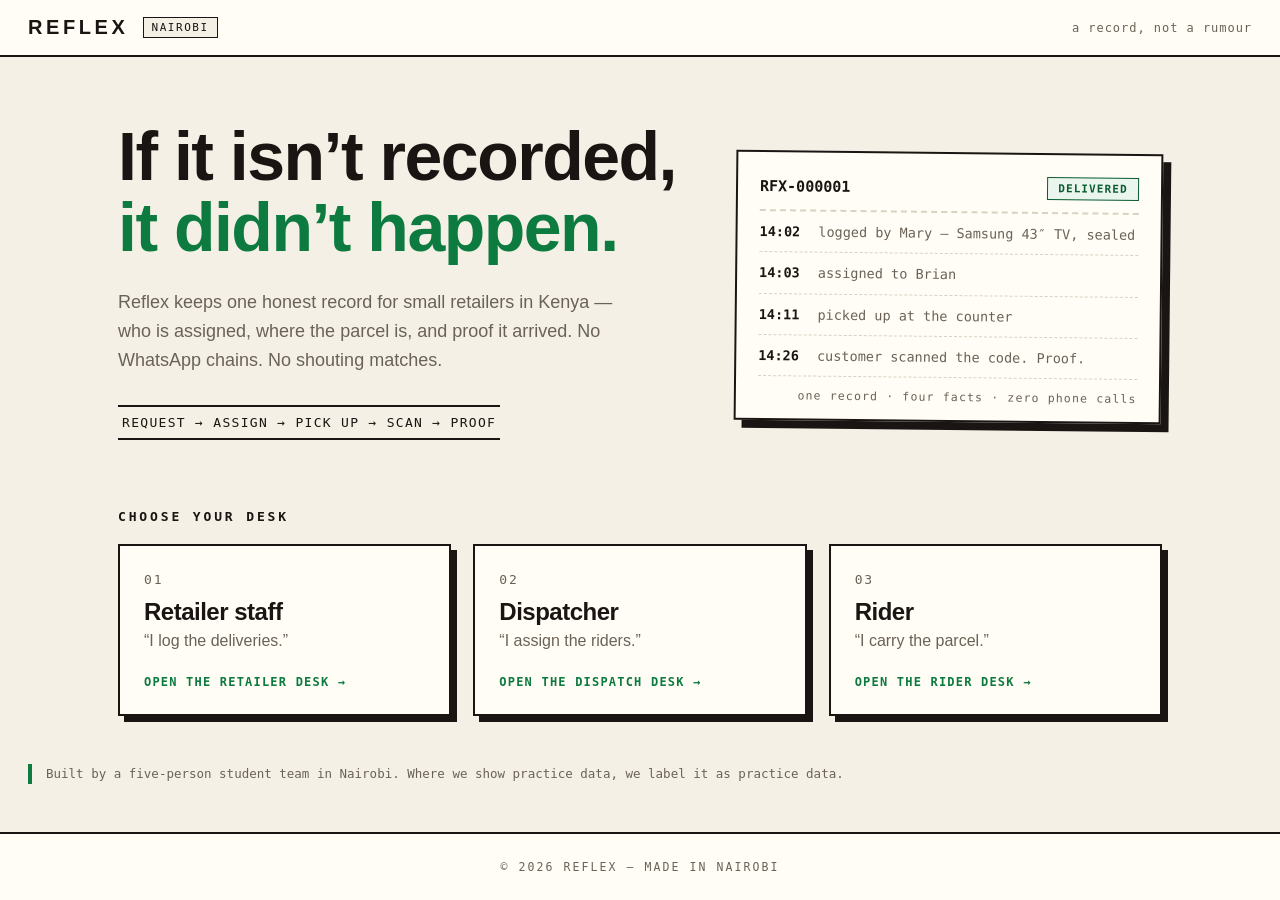
<file: retailer-and-landing-page/index.html>
<!DOCTYPE html>
<html lang="en">
<head>
<meta charset="UTF-8">
<meta name="viewport" content="width=device-width, initial-scale=1.0">
<title>Reflex — a record, not a rumour</title>
<link rel="stylesheet" href="css/style.css">
</head>
<body class="landing">

  <header class="topbar">
    <span class="wordmark">REFLEX</span>
    <span class="city mono">NAIROBI</span>
    <span class="topbar-note mono">a record, not a rumour</span>
  </header>

  <main class="hero">
    <div class="hero-left">
      <h1>If it isn&rsquo;t recorded,<br><span class="green">it didn&rsquo;t happen.</span></h1>
      <p class="lede">
        Reflex keeps one honest record for small retailers in Kenya &mdash; who is assigned,
        where the parcel is, and proof it arrived. No WhatsApp chains. No shouting matches.
      </p>
      <p class="flow mono">REQUEST &rarr; ASSIGN &rarr; PICK UP &rarr; SCAN &rarr; PROOF</p>
    </div>

    <aside class="ticket" aria-label="Example of a delivery record">
      <div class="ticket-head">
        <span class="mono">RFX-000001</span>
        <span class="badge st-delivered">DELIVERED</span>
      </div>
      <ul class="ticket-lines mono">
        <li><span>14:02</span> logged by Mary &mdash; Samsung 43&Prime; TV, sealed</li>
        <li><span>14:03</span> assigned to Brian</li>
        <li><span>14:11</span> picked up at the counter</li>
        <li><span>14:26</span> customer scanned the code. Proof.</li>
      </ul>
      <div class="ticket-foot mono">one record &middot; four facts &middot; zero phone calls</div>
    </aside>
  </main>

  <section class="seats">
    <h2 class="mono">CHOOSE YOUR DESK</h2>
    <div class="cards">
      <a class="seat" href="retailer.html">
        <span class="seat-num mono">01</span>
        <h3>Retailer staff</h3>
        <p>&ldquo;I log the deliveries.&rdquo;</p>
        <span class="seat-go mono">OPEN THE RETAILER DESK &rarr;</span>
      </a>
      <a class="seat" href="dispatcher.html">
        <span class="seat-num mono">02</span>
        <h3>Dispatcher</h3>
        <p>&ldquo;I assign the riders.&rdquo;</p>
        <span class="seat-go mono">OPEN THE DISPATCH DESK &rarr;</span>
      </a>
      <a class="seat" href="rider.html">
        <span class="seat-num mono">03</span>
        <h3>Rider</h3>
        <p>&ldquo;I carry the parcel.&rdquo;</p>
        <span class="seat-go mono">OPEN THE RIDER DESK &rarr;</span>
      </a>
    </div>
  </section>

  <p class="honest mono">
    Built by a five-person student team in Nairobi. Where we show practice data, we label it as
    practice data.
  </p>

  <footer class="mono">&copy; 2026 REFLEX &mdash; MADE IN NAIROBI</footer>

</body>
</html>
</file>
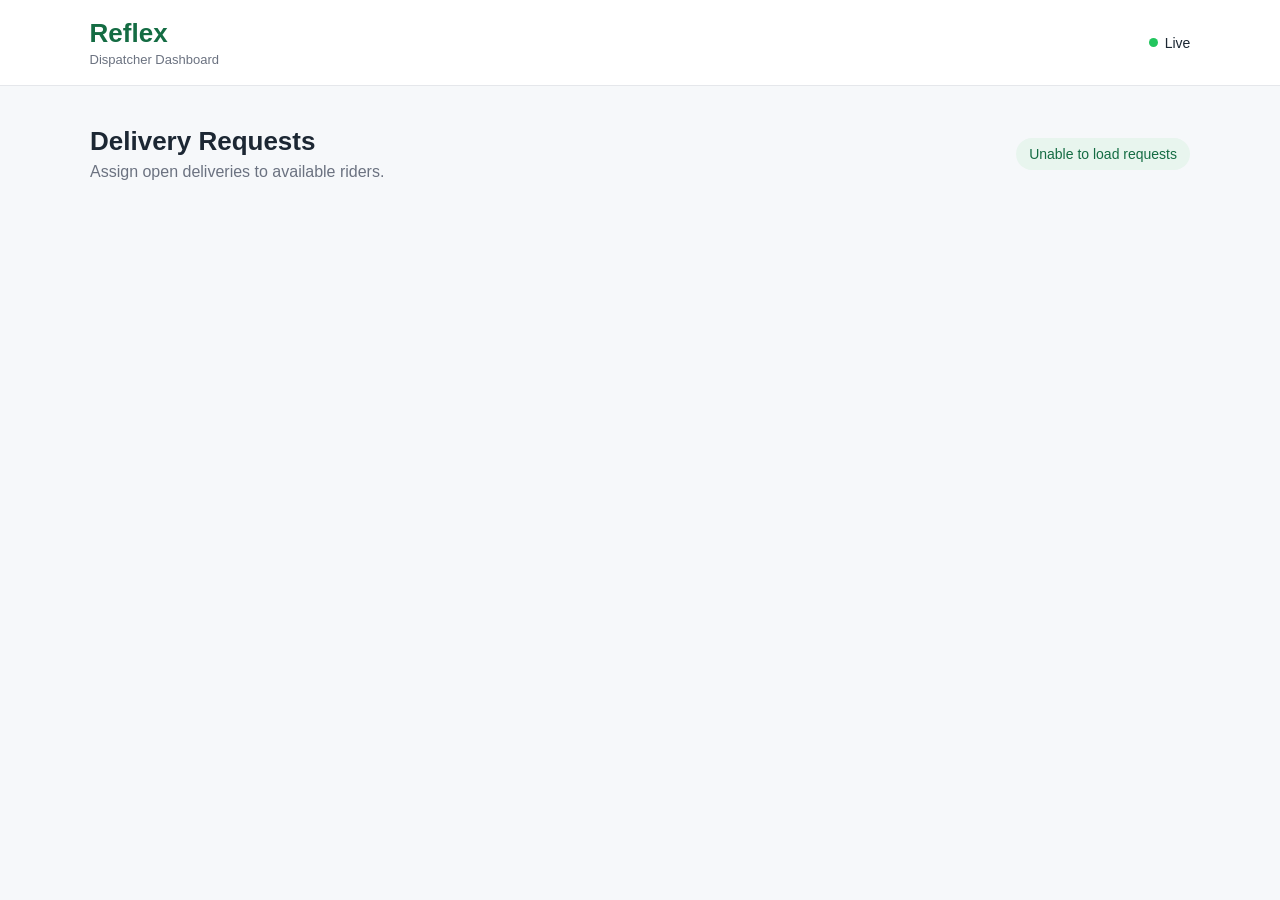
<file: dispatcher.html>
<!DOCTYPE html>
<html lang="en">
<head>
    <meta charset="UTF-8">
    <meta name="viewport" content="width=device-width, initial-scale=1.0">
    <title>Reflex | Dispatcher</title>

    <link rel="stylesheet" href="dispatcher.css">
</head>

<body>

    <header class="topbar">
        <div>
            <h1>Reflex</h1>
            <p>Dispatcher Dashboard</p>
        </div>

        <div class="status">
            <span class="online-dot"></span>
            Live
        </div>
    </header>

    <main class="container">

        <!-- DELIVERY REQUEST LIST -->
        <section>
            <div class="section-heading">
                <div>
                    <h2>Delivery Requests</h2>
                    <p>Assign open deliveries to available riders.</p>
                </div>

                <span id="requestCount" class="request-count"></span>
            </div>

            <div id="deliveryList" class="delivery-list">
                <!-- JavaScript inserts deliveries here -->
            </div>
        </section>

    </main>


    <!-- ASSIGN RIDER MODAL -->
    <div id="assignmentModal" class="modal hidden">

        <div class="modal-content">

            <button id="closeModal" class="close-button">
                &times;
            </button>

            <h2>Assign Delivery</h2>

            <div id="deliveryDetails" class="delivery-details">
            </div>

            <div class="rider-section">
                <h3>Select a rider</h3>

                <div id="riderList" class="rider-list">
                </div>
            </div>

            <button id="assignButton" class="assign-button" disabled>
                Assign Delivery
            </button>

        </div>

    </div>


    <!-- SUCCESS MESSAGE -->
    <div id="successMessage" class="success-message hidden">
        <div class="success-icon">✓</div>

        <div>
            <strong>Delivery assigned successfully</strong>
            <p id="successText"></p>
        </div>
    </div>


    <script src="dispatcher.js"></script>
</body>
</html>
</file>
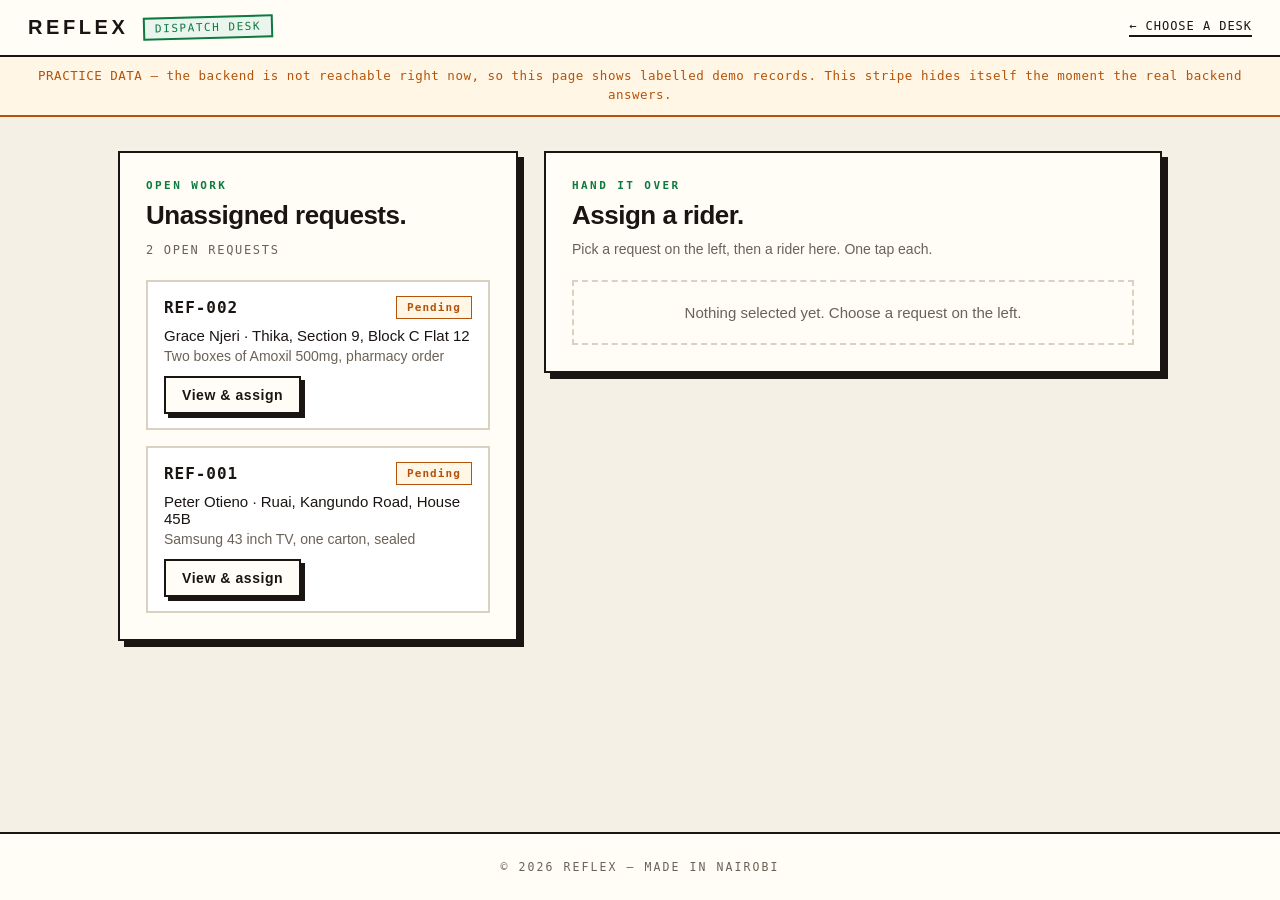
<file: retailer-and-landing-page/dispatcher.html>
<!DOCTYPE html>
<html lang="en">
<head>
<meta charset="UTF-8">
<meta name="viewport" content="width=device-width, initial-scale=1.0">
<title>Reflex — dispatch desk</title>
<link rel="stylesheet" href="css/style.css">
</head>
<body>

  <header class="topbar">
    <a class="topbar-brand" href="index.html">
      <span class="wordmark">REFLEX</span>
      <span class="desk-stamp mono">DISPATCH DESK</span>
    </a>
    <a class="home-link mono" href="index.html">&larr; CHOOSE A DESK</a>
  </header>

  <div class="demo-banner mono" id="demo-banner" hidden>
    PRACTICE DATA &mdash; the backend is not reachable right now, so this page shows labelled demo
    records. This stripe hides itself the moment the real backend answers.
  </div>

  <main class="retailer-grid">

    <section class="panel">
      <p class="kicker mono">OPEN WORK</p>
      <h2>Unassigned requests.</h2>
      <p class="hint"><span class="count-kicker" id="open-count"></span></p>
      <div id="open-list" class="request-list">Loading&hellip;</div>
    </section>

    <section class="panel">
      <p class="kicker mono">HAND IT OVER</p>
      <h2>Assign a rider.</h2>
      <p class="hint">Pick a request on the left, then a rider here. One tap each.</p>

      <div id="assign-area">
        <div class="empty">Nothing selected yet. Choose a request on the left.</div>
      </div>

      <div class="success" id="success-box" hidden></div>
      <p class="form-error" id="error-box" hidden></p>
    </section>

  </main>

  <footer class="mono">&copy; 2026 REFLEX &mdash; MADE IN NAIROBI</footer>

  <script src="js/dispatcher.js"></script>
</body>
</html>
</file>
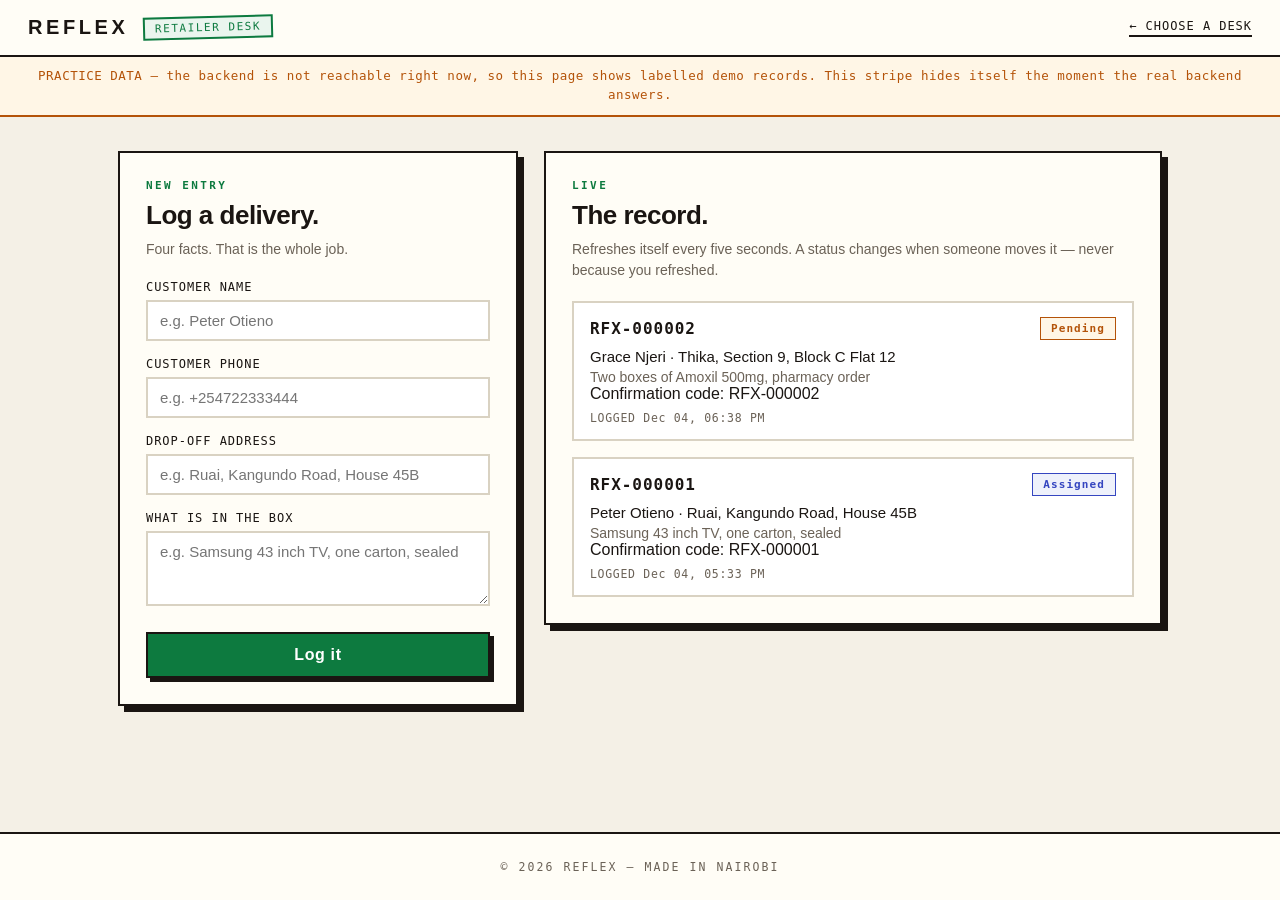
<file: retailer-and-landing-page/retailer.html>
<!DOCTYPE html>
<html lang="en">
<head>
<meta charset="UTF-8">
<meta name="viewport" content="width=device-width, initial-scale=1.0">
<title>Reflex — retailer desk</title>
<link rel="stylesheet" href="css/style.css">
</head>
<body>

  <header class="topbar">
    <a class="topbar-brand" href="index.html">
      <span class="wordmark">REFLEX</span>
      <span class="desk-stamp mono">RETAILER DESK</span>
    </a>
    <a class="home-link mono" href="index.html">&larr; CHOOSE A DESK</a>
  </header>

  <div class="demo-banner mono" id="demo-banner" hidden>
    PRACTICE DATA &mdash; the backend is not reachable right now, so this page shows labelled demo
    records. This stripe hides itself the moment the real backend answers.
  </div>

  <main class="retailer-grid">

    <section class="panel">
      <p class="kicker mono">NEW ENTRY</p>
      <h2>Log a delivery.</h2>
      <p class="hint">Four facts. That is the whole job.</p>
      <form id="request-form" novalidate>
        <label for="customer_name">Customer name</label>
        <input id="customer_name" name="customer_name" type="text" placeholder="e.g. Peter Otieno" required>

        <label for="customer_phone">Customer phone</label>
        <input id="customer_phone" name="customer_phone" type="tel" placeholder="e.g. +254722333444" required>

        <label for="address">Drop-off address</label>
        <input id="address" name="address" type="text" placeholder="e.g. Ruai, Kangundo Road, House 45B" required>

        <label for="item_description">What is in the box</label>
        <textarea id="item_description" name="item_description" rows="3" placeholder="e.g. Samsung 43 inch TV, one carton, sealed" required></textarea>

        <button type="submit" id="submit-btn">Log it</button>
        <p class="form-error" id="form-error" hidden></p>
      </form>
      <div class="success" id="success-box" hidden></div>
    </section>

    <section class="panel">
      <p class="kicker mono">LIVE</p>
      <h2>The record.</h2>
      <p class="hint">Refreshes itself every five seconds. A status changes when someone moves it
      &mdash; never because you refreshed.</p>
      <div id="request-list" class="request-list">Loading&hellip;</div>
    </section>

  </main>

  <footer class="mono">&copy; 2026 REFLEX &mdash; MADE IN NAIROBI</footer>

  <script src="js/retailer.js"></script>
</body>
</html>
</file>
<file: retailer-and-landing-page/css/style.css>
/* Reflex — the Nairobi ledger look.
 *
 * Warm paper, ink borders, hard shadows, mono for anything factual.
 * No gradients, no glass, no stock-template softness. It should look like
 * someone stamped it by hand, because someone did.
 */

:root {
  --paper: #f4f0e6;
  --card: #fffdf6;
  --ink: #1a1512;
  --grey: #6b6257;
  --faint: #d9d2c2;
  --green: #0d7a3f;
  --green-dark: #0a5c30;
  --amber: #b45309;
  --red: #b42318;
  --mono: ui-monospace, "Cascadia Mono", SFMono-Regular, Menlo, Consolas, monospace;
}

* { box-sizing: border-box; }

html, body { margin: 0; }

body {
  background: var(--paper);
  color: var(--ink);
  font-family: "Segoe UI", -apple-system, BlinkMacSystemFont, Roboto, "Helvetica Neue", Arial, sans-serif;
  min-height: 100vh;
  display: flex;
  flex-direction: column;
}

.mono { font-family: var(--mono); }

.green { color: var(--green); }

/* ------------------------------------------------------ top bar */

.topbar {
  display: flex;
  align-items: center;
  gap: 14px;
  padding: 16px 28px;
  border-bottom: 2px solid var(--ink);
  background: var(--card);
}

.wordmark {
  font-weight: 800;
  font-size: 20px;
  letter-spacing: 0.18em;
}

.city {
  font-size: 11px;
  letter-spacing: 0.14em;
  border: 1.5px solid var(--ink);
  padding: 3px 8px;
  background: var(--paper);
}

.topbar-note {
  margin-left: auto;
  font-size: 12px;
  letter-spacing: 0.08em;
  color: var(--grey);
}

.topbar-brand {
  display: inline-flex;
  align-items: center;
  gap: 14px;
  text-decoration: none;
  color: var(--ink);
}

.desk-stamp {
  font-size: 11px;
  letter-spacing: 0.14em;
  border: 2px solid var(--green);
  color: var(--green);
  padding: 3px 10px;
  transform: rotate(-1.5deg);
  background: #eaf5ee;
}

.home-link {
  margin-left: auto;
  color: var(--ink);
  text-decoration: none;
  font-size: 12px;
  letter-spacing: 0.08em;
  border-bottom: 2px solid var(--ink);
  padding-bottom: 2px;
}

.home-link:hover { color: var(--green); border-color: var(--green); }

/* ------------------------------------------------------ landing hero */

.hero {
  display: grid;
  grid-template-columns: minmax(0, 1.15fr) minmax(0, 0.85fr);
  gap: 40px;
  align-items: center;
  max-width: 1100px;
  margin: 0 auto;
  padding: 64px 28px 40px;
  width: 100%;
}

.hero h1 {
  font-size: clamp(40px, 6vw, 68px);
  line-height: 1.04;
  letter-spacing: -1.5px;
  margin: 0;
  font-weight: 800;
}

.lede {
  font-size: 18px;
  line-height: 1.6;
  color: var(--grey);
  max-width: 52ch;
  margin: 26px 0 0;
}

.flow {
  margin-top: 30px;
  font-size: 13px;
  letter-spacing: 0.1em;
  color: var(--ink);
  border-top: 2px solid var(--ink);
  border-bottom: 2px solid var(--ink);
  display: inline-block;
  padding: 8px 4px;
}

/* the example receipt */

.ticket {
  background: var(--card);
  border: 2px solid var(--ink);
  box-shadow: 8px 8px 0 var(--ink);
  padding: 22px 22px 16px;
  transform: rotate(0.6deg);
}

.ticket-head {
  display: flex;
  justify-content: space-between;
  align-items: center;
  gap: 12px;
  font-size: 15px;
  font-weight: 700;
  padding-bottom: 12px;
  border-bottom: 2px dashed var(--faint);
}

.ticket-lines {
  list-style: none;
  margin: 0;
  padding: 0;
  font-size: 13.5px;
  line-height: 1.5;
}

.ticket-lines li {
  padding: 10px 0;
  border-bottom: 1px dashed var(--faint);
  color: var(--grey);
}

.ticket-lines li span {
  color: var(--ink);
  font-weight: 700;
  margin-right: 10px;
}

.ticket-foot {
  padding-top: 12px;
  font-size: 11.5px;
  letter-spacing: 0.1em;
  color: var(--grey);
  text-align: right;
}

/* ------------------------------------------------------ choose your desk */

.seats {
  max-width: 1100px;
  margin: 0 auto;
  padding: 16px 28px 8px;
  width: 100%;
}

.seats h2 {
  font-size: 13px;
  letter-spacing: 0.22em;
  font-weight: 700;
  margin: 0 0 20px;
}

.cards {
  display: grid;
  grid-template-columns: repeat(3, minmax(0, 1fr));
  gap: 22px;
}

.seat {
  display: block;
  background: var(--card);
  border: 2px solid var(--ink);
  box-shadow: 6px 6px 0 var(--ink);
  padding: 24px;
  text-decoration: none;
  color: var(--ink);
  transition: transform 0.12s ease, box-shadow 0.12s ease;
}

.seat:hover {
  transform: translate(-2px, -2px);
  box-shadow: 9px 9px 0 var(--green);
}

.seat-num {
  font-size: 13px;
  color: var(--grey);
  letter-spacing: 0.14em;
}

.seat h3 {
  margin: 10px 0 6px;
  font-size: 24px;
  letter-spacing: -0.5px;
}

.seat p {
  margin: 0 0 22px;
  color: var(--grey);
  font-size: 16px;
}

.seat-go {
  font-size: 12px;
  letter-spacing: 0.1em;
  color: var(--green);
  font-weight: 700;
}

.honest {
  max-width: 1100px;
  margin: 40px auto 0;
  padding: 0 28px;
  width: 100%;
}

.honest {
  font-size: 12.5px;
  line-height: 1.6;
  color: var(--grey);
  border-left: 4px solid var(--green);
  padding-left: 14px;
  margin-left: 28px;
  margin-right: 28px;
}

footer {
  margin-top: auto;
  text-align: center;
  font-size: 11.5px;
  letter-spacing: 0.18em;
  color: var(--grey);
  padding: 26px 0;
  border-top: 2px solid var(--ink);
  background: var(--card);
}

/* ------------------------------------------------------ retailer desk */

.demo-banner {
  background: #fff6e6;
  color: var(--amber);
  border-bottom: 2px solid var(--amber);
  text-align: center;
  font-size: 12.5px;
  letter-spacing: 0.04em;
  line-height: 1.5;
  padding: 10px 18px;
}

.retailer-grid {
  display: grid;
  grid-template-columns: 400px minmax(0, 1fr);
  gap: 26px;
  max-width: 1100px;
  margin: 0 auto;
  padding: 34px 28px 48px;
  width: 100%;
}

.panel {
  background: var(--card);
  border: 2px solid var(--ink);
  box-shadow: 6px 6px 0 var(--ink);
  padding: 26px;
  align-self: start;
}

.kicker {
  margin: 0 0 8px;
  font-size: 11px;
  letter-spacing: 0.22em;
  color: var(--green);
  font-weight: 700;
}

.panel h2 { margin: 0; font-size: 26px; letter-spacing: -0.5px; }

.hint { color: var(--grey); font-size: 14px; margin: 8px 0 20px; line-height: 1.5; }

label {
  display: block;
  font-family: var(--mono);
  font-size: 12px;
  letter-spacing: 0.08em;
  text-transform: uppercase;
  margin: 16px 0 6px;
}

input, textarea {
  width: 100%;
  border: 2px solid var(--faint);
  background: #fff;
  border-radius: 0;
  padding: 10px 12px;
  font: inherit;
  font-size: 15px;
  color: var(--ink);
}

input:focus, textarea:focus {
  outline: none;
  border-color: var(--green);
}

textarea { resize: vertical; }

button {
  width: 100%;
  margin-top: 22px;
  background: var(--green);
  color: #fff;
  border: 2px solid var(--ink);
  box-shadow: 4px 4px 0 var(--ink);
  padding: 12px;
  font: inherit;
  font-size: 16px;
  font-weight: 700;
  letter-spacing: 0.04em;
  cursor: pointer;
}

button:hover { background: var(--green-dark); }

button:active {
  transform: translate(2px, 2px);
  box-shadow: 1px 1px 0 var(--ink);
}

button:disabled { opacity: 0.6; cursor: default; }

.form-error { color: var(--red); font-size: 14px; margin: 12px 0 0; }

.success {
  margin-top: 18px;
  background: #eaf5ee;
  border: 2px solid var(--green);
  color: var(--green-dark);
  padding: 12px 14px;
  font-size: 15px;
  line-height: 1.5;
}

.request-list { display: flex; flex-direction: column; gap: 16px; }

.request-item {
  border: 2px solid var(--faint);
  background: #fff;
  padding: 14px 16px;
}

.request-top {
  display: flex;
  justify-content: space-between;
  align-items: center;
  gap: 12px;
}

.request-ref {
  font-family: var(--mono);
  font-weight: 700;
  letter-spacing: 0.06em;
}

.badge {
  font-family: var(--mono);
  font-size: 11px;
  font-weight: 700;
  letter-spacing: 0.1em;
  padding: 4px 10px;
  border: 1.5px solid currentColor;
  white-space: nowrap;
}

.st-pending   { background: #fff6e6; color: var(--amber); }
.st-assigned  { background: #eef1fb; color: #3546c0; }
.st-picked    { background: #e5f3fb; color: #026aa2; }
.st-delivered { background: #eaf5ee; color: var(--green-dark); }
.st-failed    { background: #fdecea; color: var(--red); }
.st-cancelled { background: #f0ede4; color: var(--grey); }

.request-who { color: var(--ink); font-size: 15px; margin-top: 8px; }

.request-item-desc { color: var(--grey); font-size: 14px; margin-top: 4px; }

.request-when {
  color: var(--grey);
  font-size: 11.5px;
  font-family: var(--mono);
  letter-spacing: 0.06em;
  margin-top: 8px;
}

.empty {
  color: var(--grey);
  font-size: 15px;
  border: 2px dashed var(--faint);
  padding: 22px;
  text-align: center;
}

/* ------------------------------------------------------ responsive */

@media (max-width: 900px) {
  .hero { grid-template-columns: 1fr; padding-top: 40px; }
  .cards { grid-template-columns: 1fr; }
  .retailer-grid { grid-template-columns: 1fr; }
  .topbar-note { display: none; }
  .honest { margin-left: 28px; margin-right: 28px; }
}

/* ------------------------------------------------------ dispatcher & rider desks */
/* Added for the dispatch and rider desks. Same palette, nothing recoloured. */

.detail-box {
  border: 2px solid var(--faint);
  background: #fff;
  padding: 14px 16px;
  margin-bottom: 16px;
}

.detail-box p { margin: 6px 0; font-size: 15px; }

.count-kicker {
  font-family: var(--mono);
  font-size: 12px;
  letter-spacing: 0.14em;
  color: var(--grey);
}

.req-card { border: 2px solid var(--faint); background: #fff; padding: 14px 16px; }

.req-actions { margin-top: 12px; }

.req-actions button {
  width: auto;
  margin: 0;
  padding: 9px 16px;
  font-size: 14px;
}

button.ghost {
  background: var(--card);
  color: var(--ink);
}

button.ghost:hover { background: var(--paper); }

.rider-choice { display: flex; flex-wrap: wrap; gap: 12px; }

.rider-choice button {
  width: auto;
  margin: 0;
  padding: 10px 18px;
  background: var(--card);
  color: var(--ink);
}

.rider-choice button.selected { background: var(--green); color: #fff; }

.code-card {
  border: 2px dashed var(--faint);
  background: #fff;
  padding: 14px;
  text-align: center;
  margin-top: 12px;
}

.code-card .code-text {
  font-family: var(--mono);
  font-size: 20px;
  font-weight: 700;
  letter-spacing: 0.14em;
  margin-top: 8px;
  word-break: break-all;
}

.code-card .code-note {
  font-family: var(--mono);
  font-size: 11px;
  letter-spacing: 0.08em;
  color: var(--grey);
  margin-top: 6px;
}

a.tel { color: var(--green); font-weight: 600; text-decoration: none; }

.scanner-box { margin-top: 12px; background: #fff; border: 2px solid var(--faint); }
</file>
<file: dispatcher.css>
* {
    box-sizing: border-box;
    margin: 0;
    padding: 0;
}

body {
    font-family: Arial, Helvetica, sans-serif;
    background: #f6f8fa;
    color: #1c2733;
}

/* HEADER */

.topbar {
    background: #ffffff;
    border-bottom: 1px solid #e5e7eb;
    padding: 18px 7%;
    display: flex;
    justify-content: space-between;
    align-items: center;
}

.topbar h1 {
    color: #146c43;
    font-size: 26px;
}

.topbar p {
    color: #6b7280;
    font-size: 13px;
    margin-top: 3px;
}

.status {
    font-size: 14px;
    display: flex;
    align-items: center;
    gap: 7px;
}

.online-dot {
    width: 9px;
    height: 9px;
    background: #22c55e;
    border-radius: 50%;
}


/* MAIN */

.container {
    width: 86%;
    max-width: 1100px;
    margin: 40px auto;
}

.section-heading {
    display: flex;
    justify-content: space-between;
    align-items: center;
    margin-bottom: 22px;
}

.section-heading h2 {
    font-size: 26px;
}

.section-heading p {
    color: #6b7280;
    margin-top: 6px;
}

.request-count {
    background: #e8f5ee;
    color: #146c43;
    padding: 8px 13px;
    border-radius: 20px;
    font-size: 14px;
}


/* DELIVERY CARDS */

.delivery-list {
    display: grid;
    gap: 15px;
}

.delivery-card {
    background: white;
    padding: 20px;
    border-radius: 12px;
    border: 1px solid #e5e7eb;

    display: flex;
    justify-content: space-between;
    gap: 20px;

    transition: 0.2s;
}

.delivery-card:hover {
    border-color: #146c43;
    transform: translateY(-1px);
}

.delivery-info h3 {
    margin-bottom: 8px;
}

.delivery-info p {
    color: #64748b;
    margin: 5px 0;
    font-size: 14px;
}

.delivery-meta {
    text-align: right;
}

.delivery-id {
    font-size: 13px;
    color: #94a3b8;
}

.badge {
    display: inline-block;
    margin-top: 10px;
    padding: 6px 10px;
    border-radius: 20px;
    font-size: 12px;
    font-weight: bold;
}

.open {
    color: #b45309;
    background: #fef3c7;
}

.assigned {
    color: #166534;
    background: #dcfce7;
}

.view-button {
    margin-top: 15px;
    background: #146c43;
    border: none;
    color: white;
    padding: 9px 15px;
    border-radius: 7px;
    cursor: pointer;
}

.view-button:hover {
    background: #0f5736;
}


/* MODAL */

.modal {
    position: fixed;
    inset: 0;

    background: rgba(15, 23, 42, 0.55);

    display: flex;
    align-items: center;
    justify-content: center;

    padding: 20px;
}

.modal-content {
    background: white;
    width: 100%;
    max-width: 600px;
    border-radius: 15px;
    padding: 30px;

    position: relative;

    max-height: 90vh;
    overflow-y: auto;
}

.hidden {
    display: none;
}

.close-button {
    position: absolute;
    right: 20px;
    top: 15px;

    background: none;
    border: none;

    font-size: 28px;
    cursor: pointer;
}

.delivery-details {
    background: #f8fafc;
    padding: 18px;
    border-radius: 10px;
    margin: 20px 0;
}

.delivery-details p {
    margin: 8px 0;
    color: #475569;
}


/* RIDERS */

.rider-section h3 {
    margin-bottom: 12px;
}

.rider-list {
    display: grid;
    gap: 10px;
}

.rider-card {
    display: flex;
    justify-content: space-between;
    align-items: center;

    border: 2px solid #e5e7eb;

    padding: 14px;
    border-radius: 10px;

    cursor: pointer;

    transition: 0.2s;
}

.rider-card:hover {
    border-color: #86b89e;
}

.rider-card.selected {
    border-color: #146c43;
    background: #edf8f2;
}

.rider-name {
    font-weight: bold;
}

.rider-phone {
    color: #64748b;
    font-size: 13px;
    margin-top: 4px;
}

.rider-status {
    font-size: 12px;
    color: #15803d;
    background: #dcfce7;

    padding: 5px 9px;
    border-radius: 15px;
}


/* ASSIGN BUTTON */

.assign-button {
    width: 100%;

    margin-top: 20px;

    padding: 13px;

    border: none;
    border-radius: 8px;

    font-size: 15px;

    background: #146c43;
    color: white;

    cursor: pointer;
}

.assign-button:hover {
    background: #0f5736;
}

.assign-button:disabled {
    background: #a7b5ad;
    cursor: not-allowed;
}


/* SUCCESS NOTIFICATION */

.success-message {
    position: fixed;

    right: 25px;
    bottom: 25px;

    background: white;

    border-left: 5px solid #16a34a;

    padding: 16px 20px;

    display: flex;
    align-items: center;
    gap: 12px;

    box-shadow: 0 8px 25px rgba(0, 0, 0, 0.15);

    border-radius: 8px;
}

.success-message.hidden {
    display: none;
}

.success-icon {
    width: 35px;
    height: 35px;

    border-radius: 50%;

    background: #dcfce7;
    color: #15803d;

    display: flex;
    justify-content: center;
    align-items: center;

    font-weight: bold;
}

.success-message p {
    font-size: 13px;
    color: #64748b;
    margin-top: 3px;
}


/* MOBILE */

@media (max-width: 650px) {

    .container {
        width: 92%;
    }

    .delivery-card {
        flex-direction: column;
    }

    .delivery-meta {
        text-align: left;
    }

    .section-heading {
        align-items: flex-start;
        gap: 15px;
    }
}
</file>
